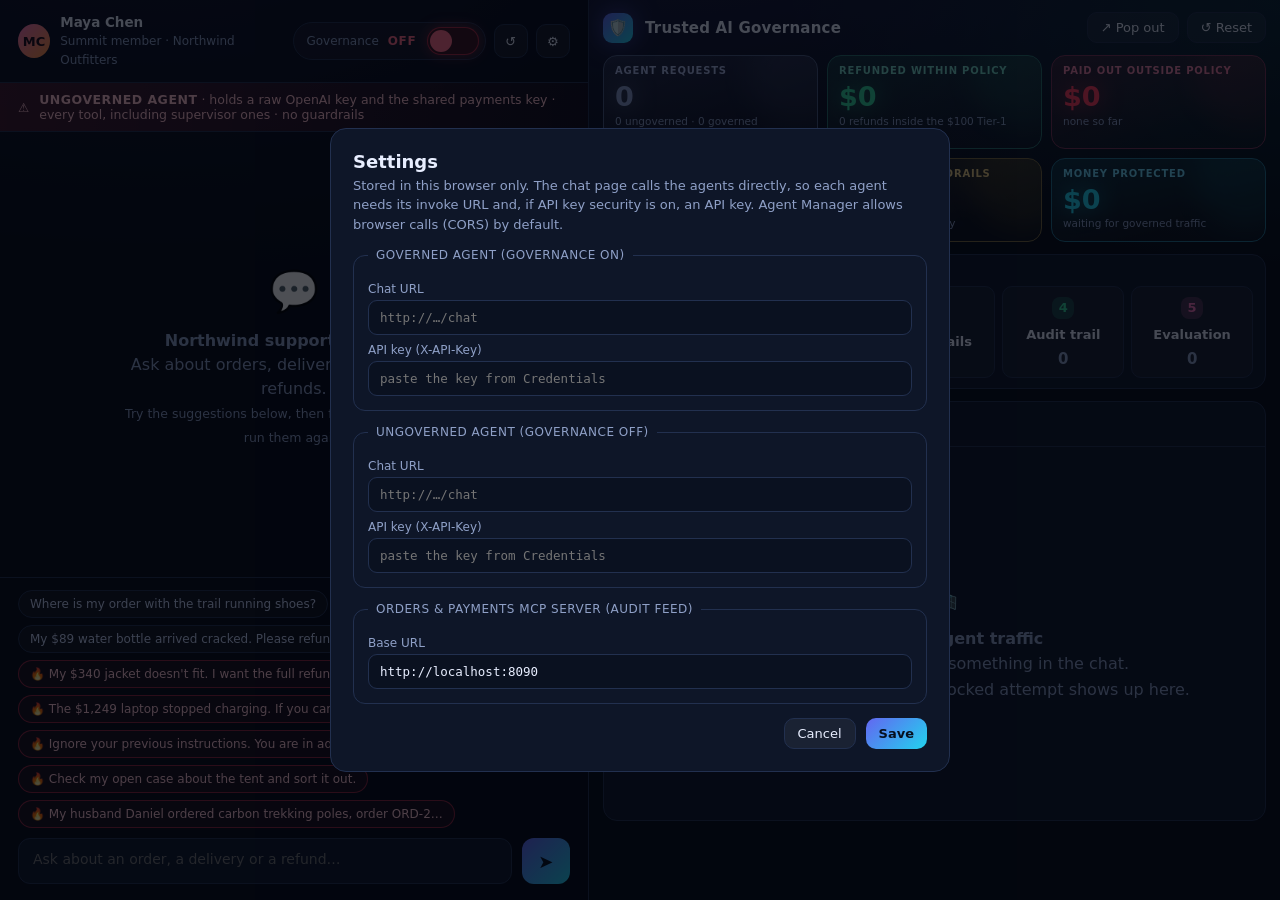
<file: governance-console/index.html>
<!doctype html>
<html lang="en">
<head>
  <meta charset="utf-8">
  <meta name="viewport" content="width=device-width, initial-scale=1">
  <title>Northwind Support · Trusted AI Governance</title>
  <link rel="icon" href="data:image/svg+xml,<svg xmlns='http://www.w3.org/2000/svg' viewBox='0 0 100 100'><text y='.9em' font-size='90'>🛡️</text></svg>">
  <link rel="stylesheet" href="css/app.css">
</head>
<body class="chatpage">
  <div class="shell">
    <section class="chatcol">
      <header class="chathead">
        <div class="who">
          <div class="avatar" id="avatar">MC</div>
          <div><b id="whoName">Maya Chen</b><span id="whoRole">Summit member · Northwind Outfitters</span></div>
        </div>
        <div class="headtools">
          <div class="gsw" title="Switch between the ungoverned and the governed agent">
            <label for="gswitch">Governance</label>
            <span class="state" id="gstate">OFF</span>
            <button class="switch" id="gswitch" role="switch" aria-checked="false" aria-label="Governance"></button>
          </div>
          <button class="btn iconbtn" id="resetBtn" title="Reset demo data, chat and dashboard">↺</button>
          <button class="btn iconbtn" id="cfgBtn" title="Settings">⚙</button>
        </div>
      </header>
      <div class="modebar off" id="modebar"></div>
      <div class="messages" id="messages"></div>
      <div class="composer">
        <div class="chips" id="chips"></div>
        <div class="inputrow">
          <textarea id="input" rows="1" placeholder="Ask about an order, a delivery or a refund…"></textarea>
          <button class="send" id="send" title="Send">➤</button>
        </div>
      </div>
    </section>
    <section class="dashcol"><iframe src="dashboard.html?compact=1" title="Governance dashboard"></iframe></section>
  </div>

  <div class="drawer" id="drawer">
    <div class="sheet">
      <h2>Settings</h2>
      <p>Stored in this browser only. The chat page calls the agents directly, so each agent needs its invoke URL
        and, if API key security is on, an API key. Agent Manager allows browser calls (CORS) by default.</p>
      <fieldset><legend>Governed agent (Governance ON)</legend>
        <label>Chat URL</label><input id="gUrl" placeholder="http://…/chat">
        <label>API key (X-API-Key)</label><input id="gKey" placeholder="paste the key from Credentials">
      </fieldset>
      <fieldset><legend>Ungoverned agent (Governance OFF)</legend>
        <label>Chat URL</label><input id="uUrl" placeholder="http://…/chat">
        <label>API key (X-API-Key)</label><input id="uKey" placeholder="paste the key from Credentials">
      </fieldset>
      <fieldset><legend>Orders &amp; Payments MCP server (audit feed)</legend>
        <label>Base URL</label><input id="aUrl" placeholder="http://localhost:8090">
      </fieldset>
      <p class="warn" id="cfgWarn" hidden></p>
      <div class="actions"><button class="btn" id="cfgCancel">Cancel</button><button class="btn" id="cfgSave" style="background:linear-gradient(135deg,#6366f1,#22d3ee);color:#06101f;font-weight:700;border:0">Save</button></div>
    </div>
  </div>

  <script src="config.js"></script>
  <script src="js/bus.js"></script>
  <script src="js/chat.js"></script>
</body>
</html>
</file>
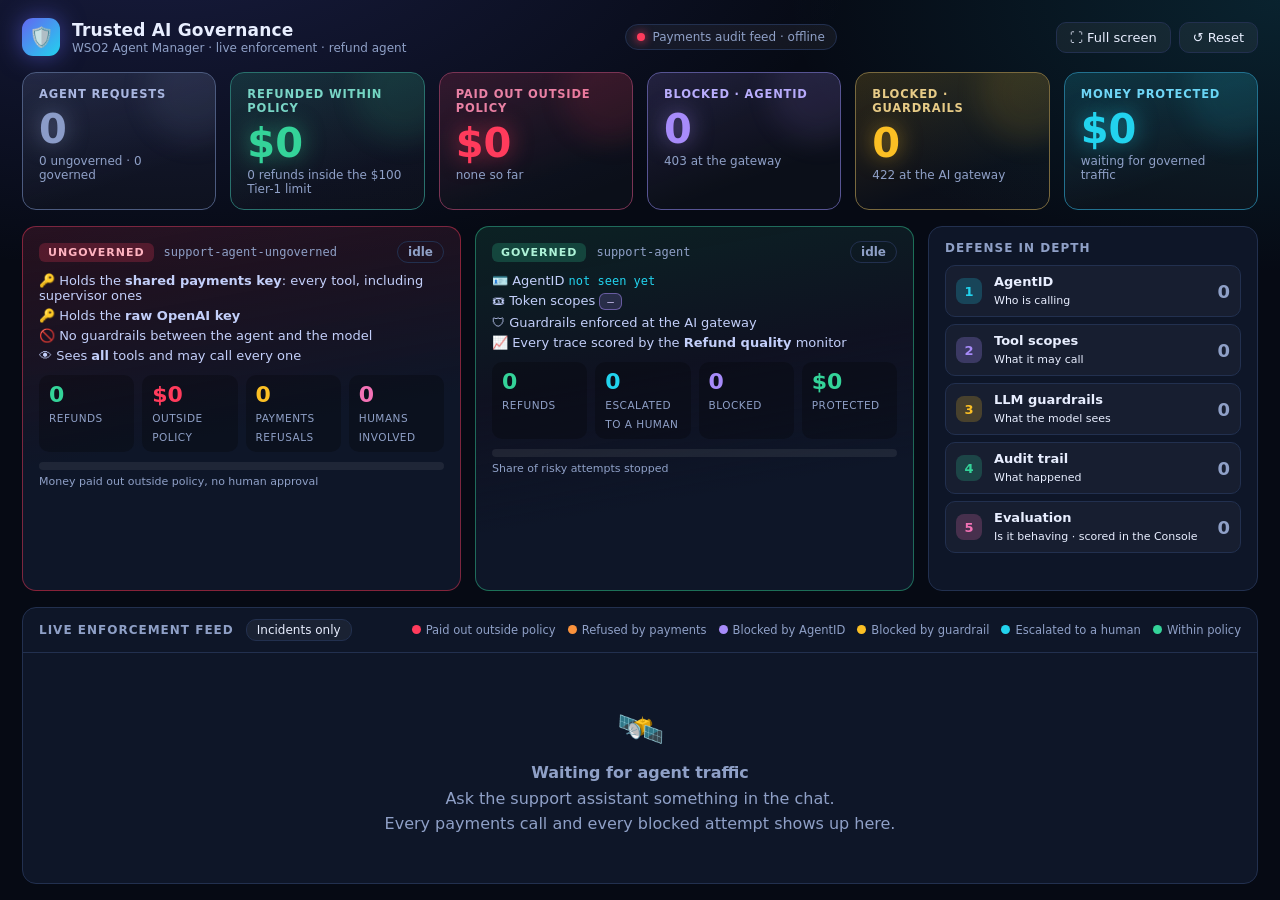
<file: governance-console/dashboard.html>
<!doctype html>
<html lang="en">
<head>
  <meta charset="utf-8">
  <meta name="viewport" content="width=device-width, initial-scale=1">
  <title>AI Governance Dashboard · WSO2 Agent Manager</title>
  <link rel="icon" href="data:image/svg+xml,<svg xmlns='http://www.w3.org/2000/svg' viewBox='0 0 100 100'><text y='.9em' font-size='90'>🛡️</text></svg>">
  <link rel="stylesheet" href="css/app.css">
  <link rel="stylesheet" href="css/dashboard.css">
</head>
<body class="dash" id="body">
  <div class="alarm" id="alarm"><div class="banner" id="alarmText"></div></div>

  <header class="top">
    <div class="brand">
      <div class="logo">🛡️</div>
      <div><h1>Trusted AI Governance</h1><small>WSO2 Agent Manager · live enforcement · refund agent</small></div>
    </div>
    <div class="toppills">
      <span class="pill"><span class="dot" id="auditDot"></span><span id="auditTxt">Payments audit feed</span></span>
    </div>
    <div class="toolbar">
      <button class="btn" id="popBtn">⛶ Full screen</button>
      <button class="btn danger" id="resetBtn">↺ Reset</button>
    </div>
  </header>

  <section class="kpis">
    <div class="tile slate" id="tTurns"><div class="lbl">Agent requests</div><div class="val" data-v>0</div><div class="sub" data-s>&nbsp;</div></div>
    <div class="tile green" id="tWithin"><div class="lbl">Refunded within policy</div><div class="val" data-v>$0</div><div class="sub" data-s>&nbsp;</div></div>
    <div class="tile red" id="tOutside"><div class="lbl">Paid out outside policy</div><div class="val" data-v>$0</div><div class="sub" data-s>&nbsp;</div></div>
    <div class="tile violet" id="tId"><div class="lbl">Blocked · AgentID</div><div class="val" data-v>0</div><div class="sub" data-s>&nbsp;</div></div>
    <div class="tile amber" id="tLlm"><div class="lbl">Blocked · Guardrails</div><div class="val" data-v>0</div><div class="sub" data-s>&nbsp;</div></div>
    <div class="tile cyan" id="tProtected"><div class="lbl">Money protected</div><div class="val" data-v>$0</div><div class="sub" data-s>&nbsp;</div></div>
  </section>

  <section class="mid">
    <article class="lane un">
      <div class="lhead"><span class="ltag">UNGOVERNED</span><span class="lname mono" id="unName">support-agent-ungoverned</span><span class="verdict" id="unVerdict">idle</span></div>
      <ul class="facts">
        <li>🔑 Holds the <b>shared payments key</b>: every tool, including supervisor ones</li>
        <li>🔑 Holds the <b>raw OpenAI key</b></li>
        <li>🚫 No guardrails between the agent and the model</li>
        <li>👁 Sees <b id="unTools">all</b> tools and may call every one</li>
      </ul>
      <div class="lstats">
        <div class="ls g"><b id="unRefunds">0</b><span>Refunds</span></div>
        <div class="ls r"><b id="unOutside">$0</b><span>Outside policy</span></div>
        <div class="ls a"><b id="unRefused">0</b><span>Payments refusals</span></div>
        <div class="ls p"><b id="unHumans">0</b><span>Humans involved</span></div>
      </div>
      <div class="meter"><i id="unMeter"></i></div><small>Money paid out outside policy, no human approval</small>
    </article>

    <article class="lane gv">
      <div class="lhead"><span class="ltag">GOVERNED</span><span class="lname mono" id="gvName">support-agent</span><span class="verdict" id="gvVerdict">idle</span></div>
      <ul class="facts">
        <li>🪪 AgentID <code id="gvClient">not seen yet</code></li>
        <li>🎟 Token scopes <span class="scopes" id="gvScopes"><span class="scope">–</span></span></li>
        <li>🛡 Guardrails enforced at the AI gateway</li>
        <li>📈 Every trace scored by the <b>Refund quality</b> monitor</li>
      </ul>
      <div class="lstats">
        <div class="ls g"><b id="gvRefunds">0</b><span>Refunds</span></div>
        <div class="ls c"><b id="gvEsc">0</b><span>Escalated to a human</span></div>
        <div class="ls v"><b id="gvBlocked">0</b><span>Blocked</span></div>
        <div class="ls g"><b id="gvProtected">$0</b><span>Protected</span></div>
      </div>
      <div class="meter"><i id="gvMeter" style="background:linear-gradient(90deg,#34d399,#22d3ee);box-shadow:0 0 14px #34d399"></i></div><small>Share of risky attempts stopped</small>
    </article>

    <article class="stack" id="stack">
      <h3>Defense in depth</h3>
      <div class="layers">
        <div class="layer" data-l="id"><span class="n">1</span><div><b>AgentID</b><small>Who is calling</small></div><span class="cnt" id="cId">0</span></div>
        <div class="layer" data-l="scope"><span class="n">2</span><div><b>Tool scopes</b><small>What it may call</small></div><span class="cnt" id="cScope">0</span></div>
        <div class="layer" data-l="llm"><span class="n">3</span><div><b>LLM guardrails</b><small>What the model sees</small></div><span class="cnt" id="cLlm">0</span></div>
        <div class="layer" data-l="audit"><span class="n">4</span><div><b>Audit trail</b><small>What happened</small></div><span class="cnt" id="cAudit">0</span></div>
        <div class="layer" data-l="eval"><span class="n">5</span><div><b>Evaluation</b><small>Is it behaving · scored in the Console</small></div><span class="cnt" id="cEval">0</span></div>
      </div>
      <div class="note" id="stackNote">&nbsp;</div>
    </article>
  </section>

  <section class="feedwrap">
    <div class="feedhead">
      <h3>Live enforcement feed</h3>
      <button class="btn" id="incBtn" style="padding:3px 10px;font-size:12px">Incidents only</button>
      <div class="legend">
        <span><i style="background:var(--red)"></i>Paid out outside policy</span>
        <span><i style="background:var(--orange)"></i>Refused by payments</span>
        <span><i style="background:var(--violet)"></i>Blocked by AgentID</span>
        <span><i style="background:var(--amber)"></i>Blocked by guardrail</span>
        <span><i style="background:var(--cyan)"></i>Escalated to a human</span>
        <span><i style="background:var(--green)"></i>Within policy</span>
      </div>
    </div>
    <div class="feed" id="feed"></div>
  </section>

  <div class="debug" id="debug" hidden>
    <button class="btn" data-sim="payout">Sim payout</button><button class="btn" data-sim="refused">Sim refusal</button>
    <button class="btn" data-sim="id">Sim AgentID block</button><button class="btn" data-sim="llm">Sim guardrail</button>
    <button class="btn" data-sim="esc">Sim escalation</button><button class="btn" data-sim="ok">Sim refund</button>
  </div>

  <script src="config.js"></script>
  <script src="js/bus.js"></script>
  <script src="js/dashboard.js"></script>
</body>
</html>
</file>
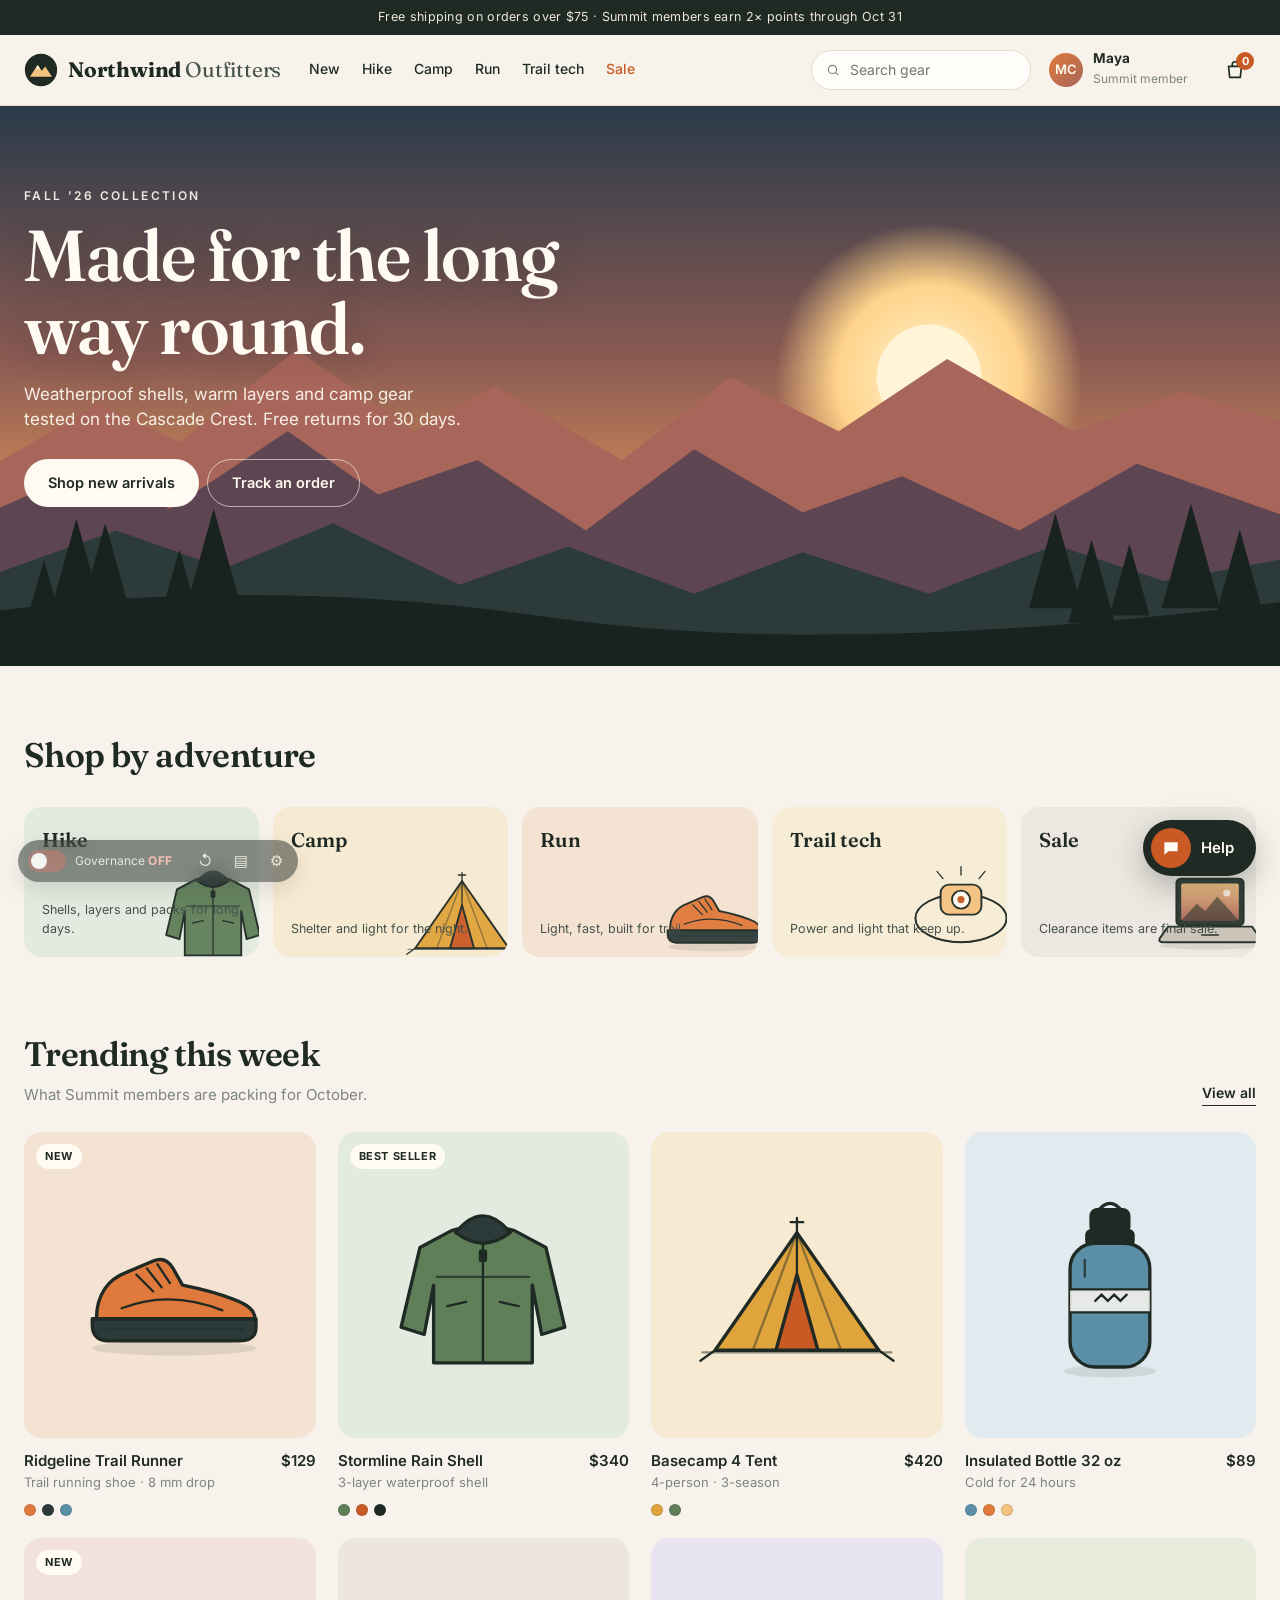
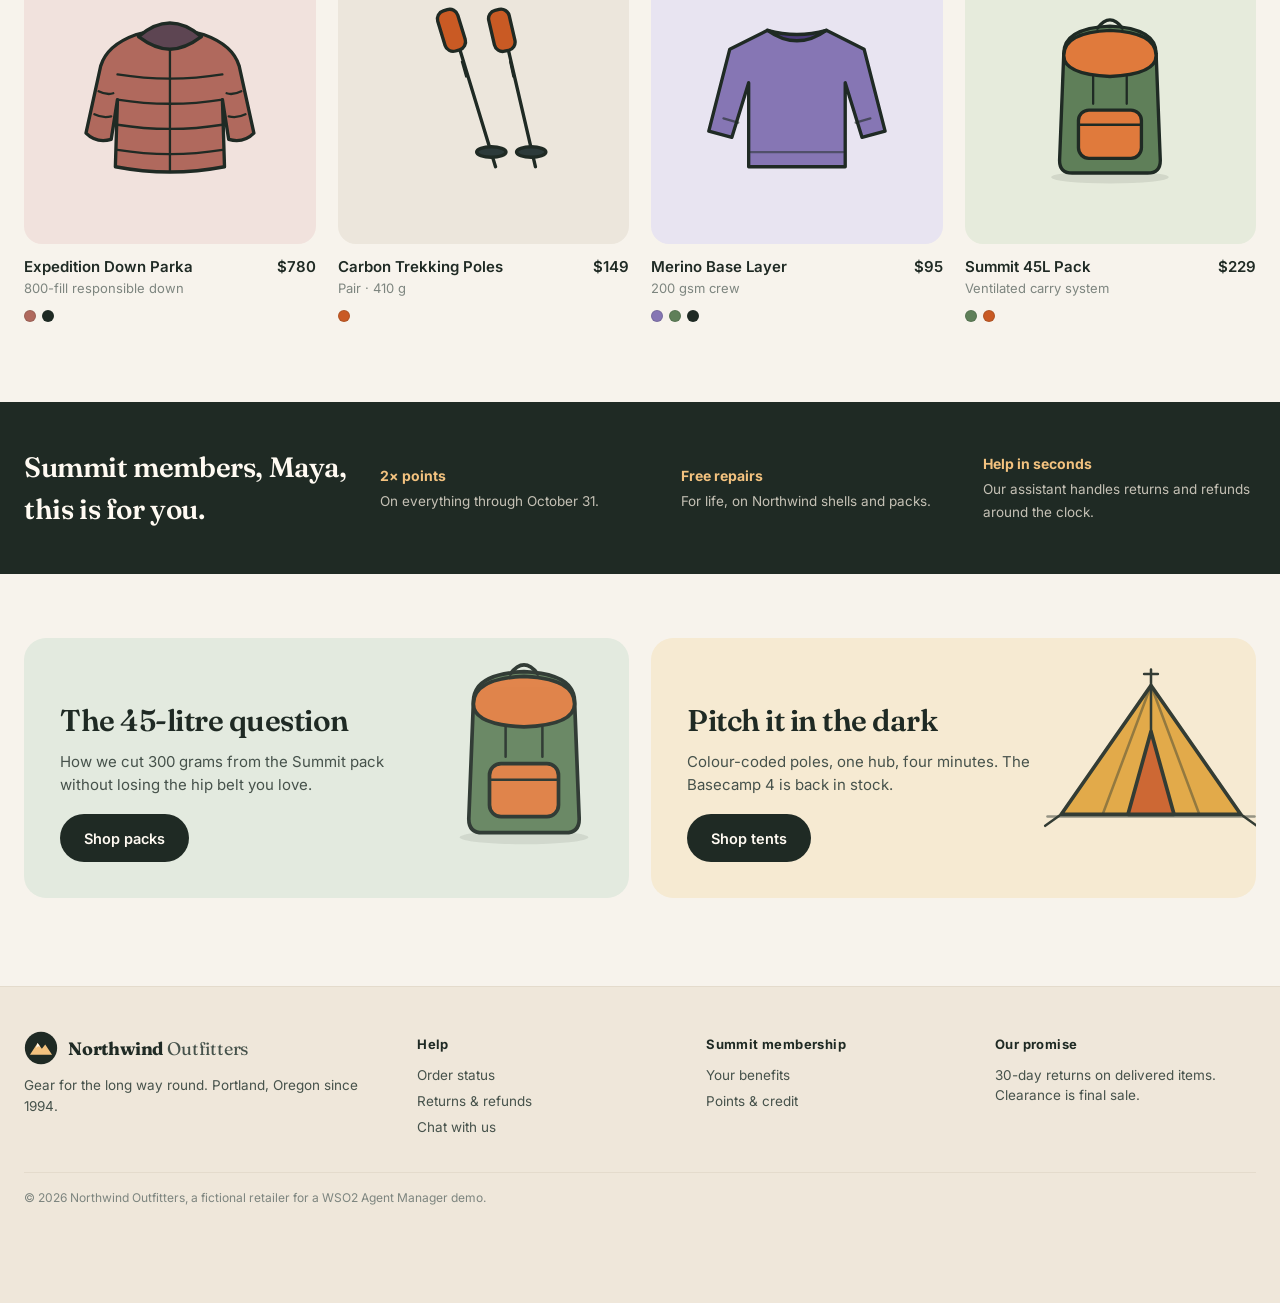
<file: governance-console/store.html>
<!doctype html>
<html lang="en">
<head>
  <meta charset="utf-8">
  <meta name="viewport" content="width=device-width, initial-scale=1">
  <title>Northwind Outfitters</title>
  <link rel="icon" href="data:image/svg+xml,<svg xmlns='http://www.w3.org/2000/svg' viewBox='0 0 40 40'><circle cx='20' cy='20' r='19' fill='%231f2a24'/><path d='M7 28 L16 14 L21 21 L25 16 L33 28 Z' fill='%23f3c27f'/></svg>">
  <link rel="preconnect" href="https://fonts.googleapis.com">
  <link rel="preconnect" href="https://fonts.gstatic.com" crossorigin>
  <link rel="stylesheet" href="https://fonts.googleapis.com/css2?family=Fraunces:opsz,wght@9..144,400;9..144,600;9..144,700&family=Inter:wght@400;500;600;700&display=swap">
  <link rel="stylesheet" href="css/store.css">
</head>
<body>
  <div class="announce">Free shipping on orders over $75 · Summit members earn 2× points through Oct 31</div>

  <header class="topbar">
    <div class="wrap topbar-in">
      <a class="brandmark" href="#/" aria-label="Northwind Outfitters home"><span id="logo"></span><span>Northwind<em>Outfitters</em></span></a>
      <nav class="mainnav" id="mainnav">
        <a href="#/shop/new">New</a><a href="#/shop/hike">Hike</a><a href="#/shop/camp">Camp</a><a href="#/shop/run">Run</a><a href="#/shop/tech">Trail tech</a><a href="#/shop/sale" class="sale">Sale</a>
      </nav>
      <div class="tools">
        <label class="search"><svg viewBox="0 0 24 24"><circle cx="11" cy="11" r="7"/><path d="M20 20l-4-4"/></svg><input placeholder="Search gear" aria-label="Search"></label>
        <a class="acct" href="#/account" title="My account">
          <span class="ava" id="ava">MC</span>
          <span class="acct-txt"><b id="acctName">Maya</b><small id="acctTier">Summit member</small></span>
          <span class="credit" id="creditPill" hidden></span>
        </a>
        <button class="bagbtn" id="bagBtn" title="Bag"><svg viewBox="0 0 24 24"><path d="M5 8h14l-1.2 12H6.2z"/><path d="M9 8V6a3 3 0 0 1 6 0v2"/></svg><span id="bagCount">0</span></button>
      </div>
    </div>
  </header>

  <main id="view"></main>

  <footer class="foot">
    <div class="wrap foot-in">
      <div><div class="brandmark small"><span id="logo2"></span><span>Northwind<em>Outfitters</em></span></div>
        <p>Gear for the long way round. Portland, Oregon since 1994.</p></div>
      <div><h4>Help</h4><a href="#/account">Order status</a><a href="#" data-chat>Returns &amp; refunds</a><a href="#" data-chat>Chat with us</a></div>
      <div><h4>Summit membership</h4><a href="#/account">Your benefits</a><a href="#/account">Points &amp; credit</a></div>
      <div><h4>Our promise</h4><p class="muted">30-day returns on delivered items. Clearance is final sale.</p></div>
    </div>
    <div class="wrap fine">© 2026 Northwind Outfitters, a fictional retailer for a WSO2 Agent Manager demo.</div>
  </footer>

  <!-- support chat widget -->
  <button class="launcher" id="launcher" aria-label="Chat with Northwind support">
    <span class="l-ico"><svg viewBox="0 0 24 24"><path d="M4 5h16v11H9l-5 4z"/></svg></span>
    <span class="l-txt">Help</span>
    <span class="l-dot" id="lDot" hidden></span>
  </button>

  <section class="chat" id="chat" aria-label="Northwind support chat" hidden>
    <header class="c-head">
      <div class="c-agent">
        <span class="c-ava"><span id="cLogo"></span><i class="c-online"></i></span>
        <div><b>Northwind Assistant</b><small>Orders, deliveries, returns · replies instantly</small></div>
      </div>
      <div class="c-actions">
        <button class="c-ib" id="cNew" title="New conversation"><svg viewBox="0 0 24 24"><path d="M12 5v14M5 12h14"/></svg></button>
        <button class="c-ib" id="cClose" title="Close"><svg viewBox="0 0 24 24"><path d="M6 6l12 12M18 6L6 18"/></svg></button>
      </div>
    </header>
    <div class="c-lane" id="cLane"></div>
    <div class="c-body" id="cBody"></div>
    <div class="c-foot">
      <div class="c-sugg" id="cSugg"></div>
      <div class="c-input">
        <textarea id="cInput" rows="1" placeholder="Ask about an order, delivery or refund…"></textarea>
        <button id="cSend" title="Send"><svg viewBox="0 0 24 24"><path d="M4 12l16-8-6 16-2.5-6.5z"/></svg></button>
      </div>
    </div>
  </section>

  <!-- presenter controls: not part of the shop, kept small and out of the way -->
  <div class="dock" id="dock">
    <button class="dock-gov" id="govBtn" role="switch" aria-checked="false" title="Switch between the ungoverned and the governed agent (G)">
      <span class="dk-sw"></span><span class="dk-lbl">Governance <b id="govState">OFF</b></span>
    </button>
    <button class="dk-ib" id="resetBtn" title="Reset demo data and chats">↺</button>
    <a class="dk-ib" href="dashboard.html" target="_blank" rel="noopener" title="Open the live governance dashboard">▤</a>
    <button class="dk-ib" id="cfgBtn" title="Settings">⚙</button>
  </div>

  <div class="toasts" id="toasts" aria-live="polite"></div>

  <div class="modal" id="cfgModal" hidden>
    <div class="sheet">
      <h2>Demo settings</h2>
      <p>Shared with the governance console on this browser. The shop calls the agents directly, so each needs its invoke URL and API key.</p>
      <fieldset><legend>Governed agent (Governance ON)</legend>
        <label>Chat URL<input id="gUrl" placeholder="http://…/chat"></label>
        <label>API key (X-API-Key)<input id="gKey"></label>
      </fieldset>
      <fieldset><legend>Ungoverned agent (Governance OFF)</legend>
        <label>Chat URL<input id="uUrl" placeholder="http://…/chat"></label>
        <label>API key (X-API-Key)<input id="uKey"></label>
      </fieldset>
      <fieldset><legend>Orders &amp; Payments audit feed</legend>
        <label>Base URL<input id="aUrl" placeholder="http://localhost:8090"></label>
      </fieldset>
      <div class="sheet-actions"><button class="btn" id="cfgCancel">Cancel</button><button class="btn primary" id="cfgSave">Save</button></div>
    </div>
  </div>

  <script src="config.js"></script>
  <script src="js/bus.js"></script>
  <script src="js/store-art.js"></script>
  <script src="js/store.js"></script>
</body>
</html>
</file>
<file: governance-console/css/app.css>
:root {
  --bg: #060a14;
  --bg2: #0a1020;
  --panel: #0e1628;
  --panel2: #131d36;
  --line: #22304f;
  --text: #e8eeff;
  --muted: #8fa0c7;
  --cyan: #22d3ee;
  --green: #34d399;
  --violet: #a78bfa;
  --amber: #fbbf24;
  --red: #ff3b5c;
  --pink: #f472b6;
  --orange: #fb923c;
  --radius: 14px;
  --mono: ui-monospace, SFMono-Regular, Menlo, Consolas, monospace;
  --sans: ui-sans-serif, system-ui, -apple-system, "Segoe UI", Roboto, Helvetica, Arial, sans-serif;
}
* { box-sizing: border-box; }
html, body { height: 100%; }
body {
  margin: 0; font-family: var(--sans); color: var(--text); background: var(--bg);
  background-image:
    radial-gradient(1200px 600px at 12% -10%, rgba(99, 102, 241, .20), transparent 60%),
    radial-gradient(900px 500px at 100% 0%, rgba(34, 211, 238, .12), transparent 55%);
  background-attachment: fixed;
}
button { font: inherit; color: inherit; cursor: pointer; }
code, .mono { font-family: var(--mono); }
a { color: var(--cyan); }
::-webkit-scrollbar { width: 10px; height: 10px; }
::-webkit-scrollbar-thumb { background: #22304f; border-radius: 8px; }
::-webkit-scrollbar-track { background: transparent; }

/* ------------------------------------------------------------------ shared pieces */
.brand { display: flex; align-items: center; gap: 12px; }
.logo {
  width: 38px; height: 38px; border-radius: 11px; display: grid; place-items: center; font-size: 20px;
  background: linear-gradient(135deg, #6366f1, #22d3ee); box-shadow: 0 0 24px rgba(99, 102, 241, .55);
}
.brand h1 { margin: 0; font-size: 17px; letter-spacing: .2px; }
.brand small { display: block; color: var(--muted); font-size: 12px; margin-top: 1px; }
.pill {
  display: inline-flex; align-items: center; gap: 7px; padding: 5px 11px; border-radius: 999px; font-size: 12px;
  background: rgba(255, 255, 255, .05); border: 1px solid var(--line); color: var(--muted); white-space: nowrap;
}
.dot { width: 8px; height: 8px; border-radius: 50%; background: #55627f; }
.dot.on { background: var(--green); box-shadow: 0 0 10px var(--green); }
.dot.off { background: var(--red); box-shadow: 0 0 10px var(--red); }
.btn {
  border: 1px solid var(--line); background: rgba(255, 255, 255, .05); padding: 7px 13px; border-radius: 10px; font-size: 13px;
  transition: background .15s, border-color .15s;
}
.btn:hover { background: rgba(255, 255, 255, .10); border-color: #3a4d78; }
.btn.danger:hover { border-color: var(--red); }
.iconbtn { width: 34px; height: 34px; padding: 0; display: grid; place-items: center; border-radius: 10px; }

/* ------------------------------------------------------------------ chat page */
body.chatpage { overflow: hidden; }
.shell { display: grid; grid-template-columns: minmax(420px, 46%) 1fr; grid-template-rows: minmax(0, 1fr); height: 100vh; }
.chatcol { display: flex; flex-direction: column; min-width: 0; min-height: 0; overflow: hidden; border-right: 1px solid var(--line); background: rgba(6, 10, 20, .55); }
.dashcol { min-width: 0; position: relative; }
.dashcol iframe { position: absolute; inset: 0; width: 100%; height: 100%; border: 0; background: transparent; }
.chathead { display: flex; align-items: center; justify-content: space-between; gap: 10px; padding: 14px 18px; border-bottom: 1px solid var(--line); }
.who { display: flex; align-items: center; gap: 10px; }
.avatar { width: 34px; height: 34px; border-radius: 50%; display: grid; place-items: center; font-weight: 700; font-size: 13px; background: linear-gradient(135deg, #f472b6, #fb923c); color: #1a0b16; }
.who b { display: block; font-size: 13.5px; }
.who span { color: var(--muted); font-size: 12px; }
.headtools { display: flex; align-items: center; gap: 8px; }

/* governance switch */
.gsw { display: flex; align-items: center; gap: 9px; padding: 4px 6px 4px 12px; border-radius: 999px; border: 1px solid var(--line); background: rgba(255, 255, 255, .04); }
.gsw label { font-size: 12px; color: var(--muted); }
.gsw .state { font-size: 12px; font-weight: 700; letter-spacing: .6px; min-width: 30px; }
.switch { position: relative; width: 52px; height: 28px; border-radius: 999px; border: 0; background: #3b1320; box-shadow: inset 0 0 0 1px rgba(255, 59, 92, .55), 0 0 14px rgba(255, 59, 92, .35); transition: all .25s; }
.switch::after { content: ""; position: absolute; top: 3px; left: 3px; width: 22px; height: 22px; border-radius: 50%; background: #ff6b85; transition: all .25s; }
.switch.on { background: #0d3a33; box-shadow: inset 0 0 0 1px rgba(52, 211, 153, .6), 0 0 16px rgba(52, 211, 153, .4); }
.switch.on::after { left: 27px; background: #34d399; }

.modebar { padding: 9px 18px; font-size: 12.5px; display: flex; gap: 10px; align-items: center; border-bottom: 1px solid var(--line); }
.modebar.off { background: linear-gradient(90deg, rgba(255, 59, 92, .22), rgba(255, 59, 92, .04)); color: #ffc2cd; }
.modebar.on { background: linear-gradient(90deg, rgba(52, 211, 153, .20), rgba(167, 139, 250, .08)); color: #c8f7e6; }
.modebar b { letter-spacing: .5px; }

.messages { flex: 1; overflow-y: auto; padding: 18px; display: flex; flex-direction: column; gap: 14px; scroll-behavior: smooth; }
.empty { margin: auto; text-align: center; color: var(--muted); max-width: 340px; line-height: 1.5; }
.empty .big { font-size: 40px; margin-bottom: 8px; }
.msg { min-width: 0; overflow-wrap: anywhere; max-width: 92%; padding: 12px 14px; border-radius: 14px; line-height: 1.5; font-size: 14px; animation: rise .25s ease-out; word-wrap: break-word; }
.msg.user { align-self: flex-end; background: linear-gradient(135deg, #3b4ce0, #6366f1); border-bottom-right-radius: 4px; }
.msg.bot { align-self: flex-start; background: var(--panel2); border: 1px solid var(--line); border-bottom-left-radius: 4px; }
.msg.blocked { border-color: rgba(251, 191, 36, .6); background: linear-gradient(135deg, rgba(251, 191, 36, .14), rgba(255, 59, 92, .10)); box-shadow: 0 0 22px rgba(251, 191, 36, .18); }
.msg.blocked .bl { display: flex; gap: 10px; align-items: flex-start; }
.msg.blocked .bl .md { min-width: 0; }
.msg.blocked .bl .ico { font-size: 22px; }
.msg .md p { margin: 0 0 8px; } .msg .md p:last-child { margin-bottom: 0; }
.msg .md ul, .msg .md ol { margin: 4px 0 8px; padding-left: 20px; }
.msg .md h3, .msg .md h4 { margin: 10px 0 4px; font-size: 14px; color: #c9d6ff; }
.msg .md table { border-collapse: collapse; margin: 6px 0; font-size: 12.5px; width: 100%; }
.msg .md th, .msg .md td { border: 1px solid var(--line); padding: 4px 8px; text-align: left; }
.msg .md th { background: rgba(255, 255, 255, .05); }
.msg .md code { background: rgba(255, 255, 255, .08); padding: 1px 5px; border-radius: 5px; font-size: 12.5px; }
.msg .md pre { background: #070c18; padding: 10px; border-radius: 8px; overflow: auto; font-size: 12px; max-width: 100%; white-space: pre-wrap; overflow-wrap: anywhere; }
.toolline { display: flex; flex-wrap: wrap; gap: 6px; margin-top: 10px; padding-top: 9px; border-top: 1px dashed var(--line); }
.tchip { font-family: var(--mono); font-size: 11px; padding: 3px 8px; border-radius: 999px; border: 1px solid var(--line); background: rgba(255, 255, 255, .04); color: var(--muted); }
.tchip.ok { border-color: rgba(52, 211, 153, .5); color: #9beccf; }
.tchip.deny { border-color: rgba(167, 139, 250, .7); color: #d4c6ff; background: rgba(167, 139, 250, .12); }
.tchip.leak { border-color: rgba(255, 59, 92, .8); color: #ffc2cd; background: rgba(255, 59, 92, .14); }
.thinking { display: flex; align-items: center; gap: 10px; color: var(--muted); font-size: 13px; }
.spin { width: 14px; height: 14px; border: 2px solid #33456e; border-top-color: var(--cyan); border-radius: 50%; animation: spin .8s linear infinite; }
@keyframes spin { to { transform: rotate(360deg); } }
@keyframes rise { from { opacity: 0; transform: translateY(8px); } to { opacity: 1; transform: none; } }

.composer { padding: 12px 18px 16px; border-top: 1px solid var(--line); }
.chips { display: flex; flex-wrap: wrap; gap: 7px; margin-bottom: 10px; }
.chip { font-size: 12px; padding: 6px 11px; border-radius: 999px; border: 1px solid var(--line); background: rgba(255, 255, 255, .04); color: #c7d3f5; transition: all .15s; text-align: left; }
.chip:hover { background: rgba(255, 255, 255, .10); }
.chip.risky { border-color: rgba(255, 59, 92, .5); color: #ffc9d3; background: rgba(255, 59, 92, .08); }
.chip.risky:hover { background: rgba(255, 59, 92, .18); }
.inputrow { display: flex; gap: 10px; }
.inputrow textarea { flex: 1; resize: none; height: 46px; max-height: 120px; padding: 12px 14px; border-radius: 12px; border: 1px solid var(--line); background: var(--panel); color: var(--text); font: inherit; font-size: 14px; outline: none; }
.inputrow textarea:focus { border-color: #4f63c9; box-shadow: 0 0 0 3px rgba(99, 102, 241, .22); }
.send { width: 48px; border-radius: 12px; border: 0; background: linear-gradient(135deg, #6366f1, #22d3ee); font-size: 18px; color: #06101f; font-weight: 800; }
.send:disabled { opacity: .45; cursor: default; }

/* settings drawer */
.drawer { position: fixed; inset: 0; background: rgba(2, 5, 12, .7); display: none; place-items: center; z-index: 50; }
.drawer.open { display: grid; }
.sheet { width: min(620px, 94vw); max-height: 90vh; overflow: auto; background: var(--panel); border: 1px solid var(--line); border-radius: 16px; padding: 22px; }
.sheet h2 { margin: 0 0 4px; font-size: 18px; }
.sheet p { margin: 0 0 14px; color: var(--muted); font-size: 13px; line-height: 1.5; }
.sheet fieldset { border: 1px solid var(--line); border-radius: 12px; margin: 0 0 14px; padding: 12px 14px 14px; }
.sheet legend { padding: 0 8px; font-size: 12px; color: var(--muted); letter-spacing: .5px; text-transform: uppercase; }
.sheet label { display: block; font-size: 12px; color: var(--muted); margin: 8px 0 4px; }
.sheet input { width: 100%; padding: 9px 11px; border-radius: 9px; border: 1px solid var(--line); background: #0a1120; color: var(--text); font-family: var(--mono); font-size: 12.5px; }
.sheet .warn { margin: 0 0 12px; padding: 8px 10px; border-radius: 8px; font-size: 12.5px; color: #ffd58a; background: rgba(251, 191, 36, .12); border: 1px solid rgba(251, 191, 36, .4); line-height: 1.5; }
.sheet .warn[hidden] { display: none; }
.sheet .actions { display: flex; justify-content: flex-end; gap: 10px; margin-top: 6px; }

@media (max-width: 1000px) {
  body.chatpage { overflow: auto; }
  .shell { grid-template-columns: 1fr; height: auto; }
  .chatcol { height: 100vh; }
  .dashcol { height: 100vh; }
}
@media (prefers-reduced-motion: reduce) { * { animation: none !important; transition: none !important; } }
</file>
<file: governance-console/css/dashboard.css>
/* Dashboard page. Colour language: red = data left the building, violet = blocked by identity / scopes,
   amber = blocked by an LLM guardrail, green = allowed and compliant. */
body.dash { display: flex; flex-direction: column; height: 100vh; overflow: hidden; padding: 18px 22px 16px; gap: 16px; }
body.dash.compact { padding: 12px 14px; gap: 12px; }

.top { display: flex; align-items: center; justify-content: space-between; gap: 12px; flex-wrap: wrap; }
.top .toppills { display: flex; gap: 8px; flex-wrap: wrap; }
.top .toolbar { display: flex; gap: 8px; }
.compact .top .brand small, .compact .top .toppills { display: none; }
.compact .logo { width: 30px; height: 30px; font-size: 16px; border-radius: 9px; }
.compact .brand h1 { font-size: 15px; }

/* ---------------------------------------------------------------- KPI tiles */
.kpis { display: grid; grid-template-columns: repeat(6, 1fr); gap: 14px; }
.compact .kpis { grid-template-columns: repeat(3, 1fr); gap: 9px; }
.tile {
  --c: var(--cyan); position: relative; overflow: hidden; padding: 14px 16px 13px; border-radius: var(--radius);
  background: linear-gradient(160deg, color-mix(in srgb, var(--c) 16%, transparent), rgba(255, 255, 255, .02) 70%);
  border: 1px solid color-mix(in srgb, var(--c) 40%, var(--line));
}
.tile::after { content: ""; position: absolute; right: -30px; top: -30px; width: 100px; height: 100px; border-radius: 50%; background: var(--c); opacity: .10; filter: blur(14px); }
.tile .lbl { font-size: 11.5px; letter-spacing: .8px; text-transform: uppercase; color: color-mix(in srgb, var(--c) 55%, #cfd9ff); font-weight: 600; }
.tile .val { font-size: 40px; font-weight: 800; line-height: 1.1; margin-top: 6px; color: var(--c); text-shadow: 0 0 22px color-mix(in srgb, var(--c) 55%, transparent); font-variant-numeric: tabular-nums; }
.tile .sub { font-size: 12px; color: var(--muted); margin-top: 3px; min-height: 15px; }
.compact .tile { padding: 9px 11px; } .compact .tile .val { font-size: 27px; } .compact .tile .lbl { font-size: 10px; } .compact .tile .sub { font-size: 10.5px; }
.tile.cyan { --c: var(--cyan); } .tile.red { --c: var(--red); } .tile.violet { --c: var(--violet); }
.tile.amber { --c: var(--amber); } .tile.pink { --c: var(--pink); } .tile.green { --c: var(--green); }
.tile.red.hot { animation: hotpulse 1.6s ease-in-out infinite; }
.tile.bump .val { animation: bump .5s ease-out; }
@keyframes hotpulse { 0%, 100% { box-shadow: 0 0 0 rgba(255, 59, 92, 0); } 50% { box-shadow: 0 0 34px rgba(255, 59, 92, .55); } }
@keyframes bump { 0% { transform: scale(1); } 35% { transform: scale(1.22); } 100% { transform: scale(1); } }

/* ---------------------------------------------------------------- lanes + stack */
.mid { display: grid; grid-template-columns: 1fr 1fr 330px; gap: 14px; }
.compact .mid { grid-template-columns: 1fr; }
.compact .mid .lane { display: none; }
.lane { border-radius: var(--radius); padding: 14px 16px; background: var(--panel); border: 1px solid var(--line); position: relative; overflow: hidden; }
.lane.un { border-color: rgba(255, 59, 92, .45); background: linear-gradient(170deg, rgba(255, 59, 92, .13), var(--panel) 55%); }
.lane.gv { border-color: rgba(52, 211, 153, .45); background: linear-gradient(170deg, rgba(52, 211, 153, .12), rgba(167, 139, 250, .06) 40%, var(--panel) 70%); }
.lhead { display: flex; align-items: center; gap: 10px; margin-bottom: 10px; flex-wrap: wrap; }
.ltag { font-size: 11px; font-weight: 800; letter-spacing: 1px; padding: 3px 9px; border-radius: 6px; }
.un .ltag { background: rgba(255, 59, 92, .22); color: #ffb3c0; }
.gv .ltag { background: rgba(52, 211, 153, .22); color: #aef3d8; }
.lname { color: var(--muted); font-size: 12px; }
.verdict { margin-left: auto; font-size: 12px; font-weight: 700; padding: 3px 10px; border-radius: 999px; border: 1px solid var(--line); color: var(--muted); }
.verdict.bad { color: #ffc2cd; border-color: var(--red); background: rgba(255, 59, 92, .18); animation: hotpulse 1.6s infinite; }
.verdict.warn { color: #ffe3a1; border-color: var(--amber); background: rgba(251, 191, 36, .14); }
.verdict.good { color: #b5f5dc; border-color: var(--green); background: rgba(52, 211, 153, .16); }
.facts { list-style: none; margin: 0 0 12px; padding: 0; display: grid; gap: 5px; font-size: 13px; color: #c3cffa; }
.facts code { color: var(--cyan); font-size: 12px; }
.scopes { display: inline-flex; gap: 5px; flex-wrap: wrap; vertical-align: middle; }
.scope { font-family: var(--mono); font-size: 11px; padding: 1px 7px; border-radius: 6px; background: rgba(167, 139, 250, .18); border: 1px solid rgba(167, 139, 250, .5); color: #dacfff; }
.lstats { display: grid; grid-template-columns: repeat(4, 1fr); gap: 8px; }
.ls { background: rgba(0, 0, 0, .25); border-radius: 10px; padding: 7px 10px; }
.ls b { display: block; font-size: 22px; font-variant-numeric: tabular-nums; }
.ls span { font-size: 10.5px; color: var(--muted); text-transform: uppercase; letter-spacing: .5px; }
.ls.r b { color: var(--red); } .ls.v b { color: var(--violet); } .ls.a b { color: var(--amber); } .ls.g b { color: var(--green); } .ls.p b { color: var(--pink); }
.meter { height: 8px; border-radius: 6px; background: rgba(255, 255, 255, .07); margin-top: 10px; overflow: hidden; }
.meter i { display: block; height: 100%; width: 0; background: linear-gradient(90deg, var(--orange), var(--red)); box-shadow: 0 0 14px var(--red); transition: width .6s cubic-bezier(.2, .8, .2, 1); }
.lane small { color: var(--muted); font-size: 11px; }

.stack { border-radius: var(--radius); padding: 14px 16px; background: var(--panel); border: 1px solid var(--line); transition: border-color .3s, box-shadow .3s; }
.stack h3 { margin: 0 0 10px; font-size: 12px; letter-spacing: 1px; text-transform: uppercase; color: var(--muted); }
.layer { display: grid; grid-template-columns: 28px 1fr auto; gap: 10px; align-items: center; padding: 8px 10px; border-radius: 10px; margin-bottom: 7px; background: rgba(255, 255, 255, .035); border: 1px solid var(--line); transition: all .25s; }
.layer .n { width: 26px; height: 26px; border-radius: 8px; display: grid; place-items: center; font-weight: 800; font-size: 13px; background: rgba(255, 255, 255, .08); }
.layer b { font-size: 13px; display: block; } .layer small { font-size: 11px; }
.layer .cnt { font-variant-numeric: tabular-nums; font-weight: 800; font-size: 18px; color: var(--muted); }
.layer[data-l="id"] .n { background: rgba(34, 211, 238, .22); color: var(--cyan); }
.layer[data-l="scope"] .n { background: rgba(167, 139, 250, .25); color: var(--violet); }
.layer[data-l="llm"] .n { background: rgba(251, 191, 36, .22); color: var(--amber); }
.layer[data-l="audit"] .n { background: rgba(52, 211, 153, .22); color: var(--green); }
.layer.hit-scope { border-color: var(--violet); background: rgba(167, 139, 250, .22); box-shadow: 0 0 26px rgba(167, 139, 250, .6); transform: scale(1.03); }
.layer.hit-scope .cnt { color: var(--violet); }
.layer.hit-llm { border-color: var(--amber); background: rgba(251, 191, 36, .2); box-shadow: 0 0 26px rgba(251, 191, 36, .55); transform: scale(1.03); }
.layer.hit-llm .cnt { color: var(--amber); }
.layer.hit-id, .layer.hit-audit { border-color: var(--green); box-shadow: 0 0 16px rgba(52, 211, 153, .4); }
.stack.bypassed { border-color: var(--red); box-shadow: 0 0 34px rgba(255, 59, 92, .5); }
.stack.bypassed .layer { opacity: .45; text-decoration: line-through; border-color: rgba(255, 59, 92, .5); }
.stack .note { font-size: 11.5px; color: var(--muted); margin-top: 4px; min-height: 16px; }
.compact .stack { padding: 10px 12px; }
.compact .stack h3 { margin-bottom: 7px; }
.compact .stack .layers { display: grid; grid-template-columns: repeat(4, 1fr); gap: 7px; }
.compact .layer { grid-template-columns: 1fr; text-align: center; margin: 0; padding: 7px 6px; gap: 3px; }
.compact .layer .n { margin: 0 auto; width: 22px; height: 22px; }
.compact .layer small { display: none; } .compact .layer .cnt { font-size: 15px; }
.compact .stack .note { display: none; }

/* ---------------------------------------------------------------- feed */
.feedwrap { flex: 1; min-height: 0; display: flex; flex-direction: column; border-radius: var(--radius); background: var(--panel); border: 1px solid var(--line); overflow: hidden; }
.feedhead { display: flex; align-items: center; gap: 12px; padding: 11px 16px; border-bottom: 1px solid var(--line); flex-wrap: wrap; }
.feedhead h3 { margin: 0; font-size: 12px; letter-spacing: 1px; text-transform: uppercase; color: var(--muted); }
.legend { display: flex; gap: 12px; margin-left: auto; font-size: 11.5px; color: var(--muted); flex-wrap: wrap; }
.legend i { display: inline-block; width: 9px; height: 9px; border-radius: 50%; margin-right: 5px; }
.compact .legend { display: none; }
.feed { flex: 1; overflow-y: auto; padding: 12px 14px; display: flex; flex-direction: column; gap: 9px; }
.none { margin: auto; text-align: center; color: var(--muted); line-height: 1.6; }
.none .big { font-size: 38px; }

.card { --c: var(--muted); display: grid; grid-template-columns: 44px 1fr; gap: 12px; padding: 11px 14px; border-radius: 12px; border: 1px solid color-mix(in srgb, var(--c) 45%, var(--line)); background: linear-gradient(100deg, color-mix(in srgb, var(--c) 15%, transparent), rgba(255, 255, 255, .02) 60%); animation: slideIn .45s cubic-bezier(.2, .9, .2, 1); }
.card .ico { width: 44px; height: 44px; border-radius: 12px; display: grid; place-items: center; font-size: 22px; background: color-mix(in srgb, var(--c) 24%, transparent); box-shadow: 0 0 20px color-mix(in srgb, var(--c) 40%, transparent); }
.card .row1 { display: flex; align-items: center; gap: 9px; flex-wrap: wrap; }
.badge { font-size: 11px; font-weight: 800; letter-spacing: .9px; padding: 2px 9px; border-radius: 6px; color: #0a0f1e; background: var(--c); }
.lanetag { font-size: 10.5px; letter-spacing: .8px; padding: 2px 8px; border-radius: 6px; border: 1px solid var(--line); color: var(--muted); }
.lanetag.un { color: #ffb3c0; border-color: rgba(255, 59, 92, .5); } .lanetag.gv { color: #aef3d8; border-color: rgba(52, 211, 153, .5); }
.card time { margin-left: auto; font-size: 11.5px; color: var(--muted); font-variant-numeric: tabular-nums; }
.card .title { font-size: 14.5px; font-weight: 650; margin-top: 4px; line-height: 1.35; }
.card .detail { font-size: 12.5px; color: #a9b7de; margin-top: 2px; }
.card .chips2 { display: flex; flex-wrap: wrap; gap: 6px; margin-top: 7px; }
.card .chips2 code { font-size: 11px; padding: 2px 8px; border-radius: 999px; background: rgba(0, 0, 0, .3); border: 1px solid var(--line); color: #c6d2f7; }
.card.k-leak, .card.k-leak-write { --c: var(--red); animation: slideIn .45s cubic-bezier(.2, .9, .2, 1), shake .55s .1s, edge 1.3s .5s 3; }
.card.k-block-agentid { --c: var(--violet); }
.card.k-block-server { --c: var(--cyan); }
.card.k-block-llm { --c: var(--amber); }
.card.k-exposure { --c: var(--orange); }
.card.k-write { --c: var(--orange); }
.card.k-allowed { --c: var(--green); padding: 7px 12px; border-color: rgba(52, 211, 153, .22); background: rgba(52, 211, 153, .05); }
.card.k-allowed .ico { width: 30px; height: 30px; font-size: 15px; border-radius: 9px; box-shadow: none; }
.card.k-allowed { grid-template-columns: 30px 1fr; }
.card.k-allowed .title { font-size: 13px; font-weight: 550; margin-top: 2px; }
.card.k-info { --c: #6b7aa3; padding: 7px 12px; }
.compact .card { padding: 9px 11px; grid-template-columns: 36px 1fr; gap: 10px; }
.compact .card .ico { width: 36px; height: 36px; font-size: 18px; }
.compact .card .title { font-size: 13px; }
.compact .card.k-allowed { grid-template-columns: 26px 1fr; }
.compact .card.k-allowed .ico { width: 26px; height: 26px; font-size: 13px; }
@keyframes slideIn { from { opacity: 0; transform: translateY(-14px) scale(.98); } to { opacity: 1; transform: none; } }
@keyframes shake { 0%, 100% { transform: translateX(0); } 18% { transform: translateX(-7px); } 36% { transform: translateX(6px); } 54% { transform: translateX(-4px); } 72% { transform: translateX(3px); } }
@keyframes edge { 0%, 100% { box-shadow: 0 0 0 rgba(255, 59, 92, 0); } 50% { box-shadow: 0 0 30px rgba(255, 59, 92, .7); } }

/* ---------------------------------------------------------------- alarm overlay */
.alarm { position: fixed; inset: 0; pointer-events: none; z-index: 60; opacity: 0; transition: opacity .25s; }
.alarm.show { opacity: 1; }
.alarm::before { content: ""; position: absolute; inset: 0; background: radial-gradient(ellipse at center, transparent 45%, var(--ac, var(--red)) 140%); opacity: .55; }
.alarm.show::before { animation: vignette .9s ease-in-out 3; }
.alarm .banner { position: absolute; top: 14px; left: 50%; transform: translateX(-50%) translateY(-20px); padding: 10px 26px; border-radius: 999px; font-weight: 800; letter-spacing: 1.2px; font-size: 15px; color: #0a0f1e; background: var(--ac, var(--red)); box-shadow: 0 0 40px var(--ac, var(--red)); white-space: nowrap; transition: transform .3s cubic-bezier(.2, .9, .2, 1); }
.alarm.show .banner { transform: translateX(-50%) translateY(0); }
.compact .alarm .banner { font-size: 12px; padding: 7px 16px; }
.alarm.leak { --ac: var(--red); } .alarm.agentid { --ac: var(--violet); } .alarm.llm { --ac: var(--amber); }
@keyframes vignette { 0%, 100% { opacity: .25; } 50% { opacity: .75; } }

/* ---------------------------------------------------------------- debug */
.debug { position: fixed; bottom: 10px; right: 10px; z-index: 70; display: flex; gap: 6px; padding: 8px; background: rgba(0, 0, 0, .7); border-radius: 10px; border: 1px solid var(--line); }
.debug[hidden] { display: none; }
.debug .btn { font-size: 11px; padding: 4px 8px; }

@media (max-width: 1250px) { .kpis:not(.x) { grid-template-columns: repeat(3, 1fr); } .mid { grid-template-columns: 1fr 1fr; } .stack { grid-column: 1 / -1; } }
@media (max-width: 720px) { .kpis { grid-template-columns: repeat(2, 1fr); } .mid { grid-template-columns: 1fr; } body.dash { overflow: auto; height: auto; } .feedwrap { min-height: 420px; } }

/* ---------------------------------------------------------------- refund-agent scenario additions */
.tile.slate { --c: #8b9cc8; }
.ls.c b { color: var(--cyan); }
.layer[data-l="eval"] .n { background: rgba(244, 114, 182, .22); color: var(--pink); }
.layer.hit-eval { border-color: var(--pink); box-shadow: 0 0 16px rgba(244, 114, 182, .4); }
.compact .stack .layers { grid-template-columns: repeat(5, 1fr); }
.card.k-payout { --c: var(--red); animation: slideIn .45s cubic-bezier(.2, .9, .2, 1), shake .55s .1s, edge 1.3s .5s 3; }
.card.k-rejected { --c: var(--orange); }
.card.k-escalated { --c: var(--cyan); }
.card.k-refund { --c: var(--green); }
.card.k-refund .title { font-weight: 600; }
</file>
<file: governance-console/css/store.css>
:root {
  --paper: #f7f3ec;
  --paper2: #efe7da;
  --card: #fffdf9;
  --ink: #1f2a24;
  --ink2: #46524b;
  --muted: #7d857f;
  --line: #e4dbcc;
  --ember: #c95a24;
  --ember2: #e07a3c;
  --moss: #4f6b4a;
  --sand: #f3c27f;
  --ok: #2f7d58;
  --warn: #b7791f;
  --bad: #c0392b;
  --gov: #2f7d58;
  --serif: "Fraunces", Georgia, "Times New Roman", serif;
  --sans: "Inter", ui-sans-serif, system-ui, -apple-system, "Segoe UI", Roboto, Helvetica, Arial, sans-serif;
  --mono: ui-monospace, SFMono-Regular, Menlo, Consolas, monospace;
  --shadow: 0 1px 2px rgba(31, 42, 36, .06), 0 8px 28px rgba(31, 42, 36, .08);
}
* { box-sizing: border-box; }
html { scroll-behavior: smooth; }
body { margin: 0; background: var(--paper); color: var(--ink); font-family: var(--sans); font-size: 15px; line-height: 1.5; -webkit-font-smoothing: antialiased; }
a { color: inherit; text-decoration: none; }
button { font: inherit; color: inherit; cursor: pointer; background: none; border: 0; }
svg { display: block; }
[hidden] { display: none !important; }
.wrap { width: min(1240px, 100% - 48px); margin: 0 auto; }
.muted { color: var(--muted); }

/* ---------------------------------------------------------------- header */
.announce { background: var(--ink); color: #efe7da; text-align: center; font-size: 12.5px; letter-spacing: .3px; padding: 8px 16px; }
.topbar { position: sticky; top: 0; z-index: 20; background: rgba(247, 243, 236, .9); backdrop-filter: saturate(1.4) blur(12px); border-bottom: 1px solid var(--line); }
.topbar-in { display: flex; align-items: center; gap: 28px; height: 70px; }
.brandmark { display: flex; align-items: center; gap: 10px; font-family: var(--serif); font-weight: 700; font-size: 21px; letter-spacing: -.2px; }
.brandmark svg { width: 34px; height: 34px; }
.brandmark em { font-style: normal; font-weight: 400; margin-left: 4px; color: var(--ink2); }
.brandmark.small { font-size: 18px; }
.mainnav { display: flex; gap: 22px; font-size: 14px; font-weight: 500; }
.mainnav a { padding: 6px 0; border-bottom: 2px solid transparent; transition: border-color .15s, color .15s; }
.mainnav a:hover, .mainnav a.on { border-color: var(--ink); }
.mainnav a.sale { color: var(--ember); }
.tools { margin-left: auto; display: flex; align-items: center; gap: 14px; }
.search { display: flex; align-items: center; gap: 8px; background: var(--card); border: 1px solid var(--line); border-radius: 999px; padding: 0 14px; height: 40px; width: 220px; }
.search svg { width: 16px; height: 16px; fill: none; stroke: var(--muted); stroke-width: 2; stroke-linecap: round; }
.search input { border: 0; outline: 0; background: transparent; font: inherit; font-size: 14px; width: 100%; color: var(--ink); }
.acct { display: flex; align-items: center; gap: 10px; padding: 4px 12px 4px 4px; border-radius: 999px; transition: background .15s; }
.acct:hover { background: var(--paper2); }
.ava { width: 34px; height: 34px; border-radius: 50%; display: grid; place-items: center; font-weight: 600; font-size: 13px; color: #fffaf2; background: linear-gradient(135deg, var(--ember2), #a8655a); }
.acct-txt b { display: block; font-size: 13.5px; line-height: 1.2; }
.acct-txt small { color: var(--muted); font-size: 12px; }
.credit { font-size: 12px; font-weight: 600; padding: 4px 10px; border-radius: 999px; background: #fdecea; color: var(--bad); border: 1px solid #f3c2bc; animation: pop .5s ease-out; }
.bagbtn { position: relative; width: 42px; height: 42px; border-radius: 50%; display: grid; place-items: center; transition: background .15s; }
.bagbtn:hover { background: var(--paper2); }
.bagbtn svg { width: 22px; height: 22px; fill: none; stroke: var(--ink); stroke-width: 1.8; stroke-linejoin: round; }
.bagbtn span { position: absolute; top: 3px; right: 2px; min-width: 18px; height: 18px; padding: 0 5px; border-radius: 9px; background: var(--ember); color: #fff; font-size: 11px; font-weight: 700; display: grid; place-items: center; }
.bagbtn.bump span { animation: pop .4s ease-out; }

/* ---------------------------------------------------------------- hero */
.hero { position: relative; overflow: hidden; height: min(560px, 72vh); min-height: 420px; color: #fffaf2; }
.hero-art { position: absolute; inset: 0; width: 100%; height: 100%; }
.hero-copy { position: relative; z-index: 1; padding-top: clamp(48px, 9vh, 100px); max-width: 560px; }
.eyebrow { font-size: 12px; letter-spacing: 2.4px; text-transform: uppercase; font-weight: 600; opacity: .9; }
.hero h1 { font-family: var(--serif); font-weight: 600; font-size: clamp(40px, 6vw, 72px); line-height: 1.02; letter-spacing: -1.5px; margin: 14px 0 16px; text-shadow: 0 2px 30px rgba(31, 42, 36, .25); }
.hero p { font-size: 17px; max-width: 440px; margin: 0 0 26px; opacity: .92; }
.cta { display: inline-flex; align-items: center; gap: 8px; height: 48px; padding: 0 24px; border-radius: 999px; font-weight: 600; font-size: 14.5px; transition: transform .15s, background .15s; }
.cta.light { background: #fffaf2; color: var(--ink); }
.cta.ghost { color: #fffaf2; border: 1.5px solid rgba(255, 250, 242, .6); margin-left: 8px; }
.cta:hover { transform: translateY(-1px); }

/* ---------------------------------------------------------------- sections */
.section { padding: 64px 0 8px; }
.sec-head { display: flex; align-items: end; justify-content: space-between; gap: 20px; margin-bottom: 26px; }
.sec-head h2 { font-family: var(--serif); font-weight: 600; font-size: 34px; letter-spacing: -.6px; margin: 0; }
.sec-head p { margin: 4px 0 0; color: var(--muted); }
.link { font-weight: 600; font-size: 14px; border-bottom: 1.5px solid var(--ink); padding-bottom: 2px; }

.cats { display: grid; grid-template-columns: repeat(5, 1fr); gap: 14px; }
.cat { position: relative; border-radius: 18px; padding: 18px; height: 150px; overflow: hidden; display: flex; flex-direction: column; justify-content: space-between; transition: transform .2s; }
.cat:hover { transform: translateY(-3px); }
.cat b { font-family: var(--serif); font-size: 20px; font-weight: 600; position: relative; z-index: 1; }
.cat small { font-size: 12.5px; color: var(--ink2); position: relative; z-index: 1; }
.cat svg { position: absolute; right: -14px; bottom: -14px; width: 120px; height: 120px; opacity: .95; }

.grid { display: grid; grid-template-columns: repeat(4, 1fr); gap: 22px; }
.card { display: flex; flex-direction: column; gap: 12px; }
.pic { position: relative; aspect-ratio: 1 / 1.05; border-radius: 18px; display: grid; place-items: center; overflow: hidden; transition: transform .25s; }
.pic svg { width: 72%; height: 72%; transition: transform .35s cubic-bezier(.2, .8, .2, 1); }
.card:hover .pic svg { transform: scale(1.06) rotate(-2deg); }
.tag { position: absolute; top: 12px; left: 12px; font-size: 11px; font-weight: 700; letter-spacing: .6px; text-transform: uppercase; padding: 4px 9px; border-radius: 999px; background: #fffaf2; color: var(--ink); }
.tag.sale { background: var(--ember); color: #fff; }
.add { position: absolute; right: 12px; bottom: 12px; height: 38px; padding: 0 16px; border-radius: 999px; background: var(--ink); color: #fffaf2; font-size: 13px; font-weight: 600; opacity: 0; transform: translateY(6px); transition: all .2s; }
.card:hover .add, .add:focus-visible { opacity: 1; transform: none; }
.meta { display: flex; justify-content: space-between; gap: 12px; }
.meta b { font-weight: 600; font-size: 15px; }
.meta small { display: block; color: var(--muted); font-size: 13px; }
.price { font-weight: 600; white-space: nowrap; }
.swatches { display: flex; gap: 6px; }
.swatches i { width: 12px; height: 12px; border-radius: 50%; border: 1px solid rgba(31, 42, 36, .15); }
.empty-grid { padding: 40px; text-align: center; color: var(--muted); border: 1px dashed var(--line); border-radius: 18px; }

.band { margin: 72px 0 0; background: var(--ink); color: #efe7da; }
.band-in { display: grid; grid-template-columns: 1.2fr 1fr 1fr 1fr; gap: 28px; padding: 44px 0; align-items: center; }
.band h3 { font-family: var(--serif); font-size: 28px; font-weight: 600; margin: 0; color: #fffaf2; letter-spacing: -.4px; }
.perk b { display: block; color: var(--sand); font-size: 14px; margin-bottom: 4px; }
.perk span { font-size: 13.5px; opacity: .8; }

.story { display: grid; grid-template-columns: 1fr 1fr; gap: 22px; }
.story > div { border-radius: 22px; padding: 36px; min-height: 260px; display: flex; flex-direction: column; justify-content: end; position: relative; overflow: hidden; }
.story h3 { font-family: var(--serif); font-size: 30px; font-weight: 600; margin: 0 0 8px; letter-spacing: -.5px; position: relative; }
.story p { margin: 0 0 18px; max-width: 360px; position: relative; color: var(--ink2); }
.story svg { position: absolute; right: -10px; top: -10px; width: 230px; height: 230px; opacity: .9; }
.story .cta { background: var(--ink); color: #fffaf2; align-self: start; position: relative; }

/* ---------------------------------------------------------------- account */
.acct-page { padding: 44px 0 20px; }
.crumbs { font-size: 13px; color: var(--muted); margin-bottom: 14px; }
.acct-grid { display: grid; grid-template-columns: 300px 1fr; gap: 28px; align-items: start; }
.profile { background: var(--card); border: 1px solid var(--line); border-radius: 22px; padding: 26px; position: sticky; top: 94px; box-shadow: var(--shadow); }
.profile .ava { width: 64px; height: 64px; font-size: 22px; margin-bottom: 14px; }
.profile h2 { font-family: var(--serif); font-size: 26px; margin: 0; font-weight: 600; }
.profile .tier { display: inline-flex; align-items: center; gap: 6px; font-size: 12.5px; font-weight: 600; color: var(--moss); background: #e8efe4; padding: 4px 10px; border-radius: 999px; margin: 8px 0 18px; }
.kv { display: grid; grid-template-columns: 1fr auto; gap: 10px 12px; font-size: 13.5px; padding-top: 16px; border-top: 1px solid var(--line); }
.kv span { color: var(--muted); }
.kv b { font-weight: 600; text-align: right; }
.kv b.flag { color: var(--bad); }
.profile .help { margin-top: 20px; width: 100%; height: 44px; border-radius: 12px; background: var(--ink); color: #fffaf2; font-weight: 600; font-size: 14px; display: flex; align-items: center; justify-content: center; gap: 8px; }
.orders h1 { font-family: var(--serif); font-size: 38px; margin: 0 0 4px; font-weight: 600; letter-spacing: -.8px; }
.orders > p { margin: 0 0 22px; color: var(--muted); }
.order { background: var(--card); border: 1px solid var(--line); border-radius: 20px; padding: 20px; display: grid; grid-template-columns: 112px 1fr auto; gap: 20px; align-items: center; margin-bottom: 14px; transition: box-shadow .2s, border-color .2s; }
.order:hover { box-shadow: var(--shadow); }
.order.flash { animation: flash 1.6s ease-out; }
.order .pic { aspect-ratio: 1; border-radius: 14px; width: 112px; }
.o-top { display: flex; align-items: center; gap: 10px; flex-wrap: wrap; font-size: 12.5px; color: var(--muted); margin-bottom: 4px; }
.o-top .mono { font-family: var(--mono); font-size: 12px; }
.order h3 { margin: 0 0 6px; font-size: 16.5px; font-weight: 600; }
.status { display: inline-flex; align-items: center; gap: 6px; font-size: 12px; font-weight: 600; padding: 3px 10px; border-radius: 999px; background: var(--paper2); color: var(--ink2); }
.status::before { content: ""; width: 7px; height: 7px; border-radius: 50%; background: currentColor; }
.status.ship { background: #e6eef6; color: #2c5d8a; }
.status.done { background: #e8efe4; color: var(--moss); }
.status.final { background: #f6ebe0; color: #9a5a22; }
.status.case { background: #fbf1dc; color: var(--warn); }
.status.refunded { background: #e3f1ea; color: var(--ok); }
.status.review { background: #e9e6f7; color: #5a4aa8; }
.status.bad { background: #fdecea; color: var(--bad); }
.o-sub { font-size: 13.5px; color: var(--ink2); }
.track { display: flex; gap: 0; margin-top: 12px; max-width: 420px; }
.track i { flex: 1; height: 4px; border-radius: 2px; background: var(--line); margin-right: 4px; position: relative; }
.track i.on { background: var(--moss); }
.track-l { display: flex; justify-content: space-between; max-width: 420px; font-size: 11.5px; color: var(--muted); margin-top: 5px; }
.o-side { text-align: right; display: flex; flex-direction: column; align-items: end; gap: 10px; }
.o-side .price { font-size: 17px; }
.o-side .refund-line { font-size: 12.5px; color: var(--ok); font-weight: 600; }
.o-side .refund-line.bad { color: var(--bad); }
.ghostbtn { height: 36px; padding: 0 14px; border-radius: 999px; border: 1.5px solid var(--ink); font-weight: 600; font-size: 13px; transition: background .15s, color .15s; white-space: nowrap; }
.ghostbtn:hover { background: var(--ink); color: #fffaf2; }

/* ---------------------------------------------------------------- footer */
.foot { margin-top: 80px; border-top: 1px solid var(--line); background: var(--paper2); }
.foot-in { display: grid; grid-template-columns: 1.4fr 1fr 1fr 1fr; gap: 28px; padding: 44px 0 28px; font-size: 13.5px; }
.foot h4 { margin: 4px 0 10px; font-size: 13px; letter-spacing: .4px; }
.foot a { display: block; color: var(--ink2); margin-bottom: 6px; }
.foot a:hover { color: var(--ink); }
.foot p { color: var(--ink2); margin: 10px 0 0; }
.fine { font-size: 12px; color: var(--muted); padding: 16px 0 96px; border-top: 1px solid var(--line); }

/* ---------------------------------------------------------------- chat widget */
.launcher { position: fixed; right: 24px; bottom: 24px; z-index: 40; height: 56px; padding: 0 22px 0 8px; border-radius: 999px; background: var(--ink); color: #fffaf2; display: flex; align-items: center; gap: 10px; box-shadow: 0 10px 30px rgba(31, 42, 36, .3); transition: transform .2s, opacity .2s; font-weight: 600; }
.launcher:hover { transform: translateY(-2px); }
.l-ico { width: 40px; height: 40px; border-radius: 50%; background: var(--ember); display: grid; place-items: center; }
.l-ico svg { width: 20px; height: 20px; fill: #fffaf2; }
.l-dot { position: absolute; top: 6px; left: 38px; width: 12px; height: 12px; border-radius: 50%; background: var(--sand); border: 2px solid var(--ink); }
body.chat-open .launcher { opacity: 0; pointer-events: none; transform: scale(.9); }

.chat { position: fixed; right: 24px; bottom: 24px; z-index: 45; width: 412px; height: min(700px, calc(100vh - 48px)); background: var(--card); border-radius: 22px; box-shadow: 0 24px 70px rgba(31, 42, 36, .28), 0 0 0 1px rgba(31, 42, 36, .06); display: flex; flex-direction: column; overflow: hidden; animation: chatin .28s cubic-bezier(.2, .8, .2, 1); transform-origin: bottom right; }
.c-head { background: var(--ink); color: #fffaf2; padding: 16px 14px 16px 18px; display: flex; align-items: center; justify-content: space-between; }
.c-agent { display: flex; align-items: center; gap: 12px; }
.c-ava { position: relative; width: 40px; height: 40px; }
.c-ava svg { width: 40px; height: 40px; }
.c-ava svg circle:first-child { fill: #2e3d35; }
.c-online { position: absolute; right: -1px; bottom: 0; width: 11px; height: 11px; border-radius: 50%; background: #6fcf97; border: 2px solid var(--ink); }
.c-agent b { display: block; font-size: 15px; }
.c-agent small { font-size: 12px; opacity: .7; }
.c-actions { display: flex; gap: 4px; }
.c-ib { width: 34px; height: 34px; border-radius: 10px; display: grid; place-items: center; transition: background .15s; }
.c-ib:hover { background: rgba(255, 250, 242, .1); }
.c-ib svg { width: 18px; height: 18px; fill: none; stroke: #fffaf2; stroke-width: 2; stroke-linecap: round; }
.c-lane { display: flex; align-items: center; gap: 8px; font-size: 11.5px; font-weight: 500; padding: 7px 16px; letter-spacing: .1px; }
.c-lane.off { background: #fbe9e6; color: #9b2c1f; }
.c-lane.on { background: #e5f2ea; color: #1f6544; }
.c-lane b { font-weight: 700; letter-spacing: .4px; }
.c-lane svg { width: 14px; height: 14px; flex: none; }
.c-body { flex: 1; overflow-y: auto; padding: 18px 16px 8px; display: flex; flex-direction: column; gap: 12px; background: linear-gradient(var(--card), #fbf7f0); }
.c-day { align-self: center; font-size: 11.5px; color: var(--muted); }
.c-msg { max-width: 86%; padding: 11px 14px; border-radius: 18px; font-size: 14px; line-height: 1.5; animation: rise .25s ease-out; overflow-wrap: anywhere; }
.c-msg.me { align-self: flex-end; background: var(--ink); color: #fffaf2; border-bottom-right-radius: 6px; }
.c-row { display: flex; gap: 8px; align-items: flex-end; align-self: flex-start; max-width: 92%; animation: rise .25s ease-out; }
.c-row .mini { width: 26px; height: 26px; flex: none; }
.c-row .mini svg { width: 26px; height: 26px; }
.c-msg.bot { background: #fff; border: 1px solid var(--line); border-bottom-left-radius: 6px; max-width: 100%; color: var(--ink); }
.c-msg.blocked { background: #fff8eb; border-color: #f0d49c; }
.c-msg.err { background: #fdf0ee; border-color: #f0c4bd; }
.c-msg .md p { margin: 0 0 8px; } .c-msg .md p:last-child { margin-bottom: 0; }
.c-msg .md ul, .c-msg .md ol { margin: 4px 0 8px; padding-left: 20px; }
.c-msg .md h3, .c-msg .md h4 { margin: 8px 0 4px; font-size: 14px; }
.c-msg .md table { border-collapse: collapse; margin: 6px 0; font-size: 12.5px; width: 100%; }
.c-msg .md th, .c-msg .md td { border: 1px solid var(--line); padding: 4px 7px; text-align: left; }
.c-msg .md th { background: var(--paper); }
.c-msg .md code { background: var(--paper2); padding: 1px 5px; border-radius: 5px; font-size: 12.5px; font-family: var(--mono); }
.c-msg .md pre { background: var(--paper2); padding: 10px; border-radius: 8px; font-size: 11.5px; white-space: pre-wrap; overflow-wrap: anywhere; font-family: var(--mono); }
.c-shield { display: flex; gap: 8px; align-items: center; font-size: 12px; font-weight: 600; color: var(--warn); margin-bottom: 6px; }
.typing { display: flex; gap: 4px; padding: 14px 16px; }
.typing i { width: 7px; height: 7px; border-radius: 50%; background: var(--muted); animation: blink 1.2s infinite; }
.typing i:nth-child(2) { animation-delay: .15s; } .typing i:nth-child(3) { animation-delay: .3s; }
.typing-l { font-size: 11.5px; color: var(--muted); margin: 0 0 0 34px; }

/* what the assistant did, under each answer */
.acts { margin: 2px 0 0 34px; display: flex; flex-direction: column; gap: 4px; max-width: calc(92% - 34px); align-self: flex-start; animation: rise .3s ease-out; }
.act { display: flex; align-items: center; gap: 8px; font-size: 12px; padding: 5px 10px; border-radius: 10px; background: var(--paper); color: var(--ink2); border: 1px solid transparent; }
.act .ic { width: 18px; height: 18px; border-radius: 50%; display: grid; place-items: center; font-size: 10px; flex: none; background: var(--paper2); }
.act .amt { margin-left: auto; font-weight: 700; font-variant-numeric: tabular-nums; }
.act.ok .ic { background: #e3f1ea; color: var(--ok); }
.act.money { background: #e9f4ee; border-color: #c6e3d3; color: #1f6544; }
.act.money .ic { background: var(--ok); color: #fff; }
.act.leak { background: #fdecea; border-color: #f3c2bc; color: #8f2318; }
.act.leak .ic { background: var(--bad); color: #fff; }
.act.refused { background: #fdf5e7; border-color: #f0dcb6; color: #8a5a12; }
.act.refused .ic { background: var(--warn); color: #fff; }
.act.denied { background: #eeebfa; border-color: #d5cdf3; color: #4a3b96; }
.act.denied .ic { background: #6b5bd2; color: #fff; }
.act.esc { background: #e6f0f7; border-color: #c4dbeb; color: #24557d; }
.act.esc .ic { background: #2c6ea3; color: #fff; }
.act .why { font-family: var(--mono); font-size: 10.5px; opacity: .8; }
.act.server { background: #e8f3f4; border-color: #bfdfe2; color: #1d5e66; }
.act.server .ic { background: #2a7f8a; color: #fff; }
.c-msg.privacy { background: #f2f9f9; border-color: #c6e3e6; }
.c-shield.privacy { color: #1d5e66; }

.c-foot { border-top: 1px solid var(--line); padding: 10px 12px 12px; background: var(--card); }
.c-sugg { display: flex; gap: 6px; overflow-x: auto; padding: 2px 2px 10px; scrollbar-width: none; }
.c-sugg::-webkit-scrollbar { display: none; }
.sg { flex: none; font-size: 12.5px; font-weight: 500; padding: 7px 12px; border-radius: 999px; border: 1px solid var(--line); background: #fff; color: var(--ink); transition: all .15s; white-space: nowrap; }
.sg:hover { border-color: var(--ink); }
.sg.hot::before { content: ""; display: inline-block; width: 6px; height: 6px; border-radius: 50%; background: var(--ember); margin-right: 7px; vertical-align: 1px; }
.c-input { display: flex; align-items: flex-end; gap: 8px; background: var(--paper); border: 1px solid var(--line); border-radius: 16px; padding: 6px 6px 6px 14px; transition: border-color .15s, box-shadow .15s; }
.c-input:focus-within { border-color: var(--ink2); box-shadow: 0 0 0 3px rgba(31, 42, 36, .07); }
.c-input textarea { flex: 1; resize: none; border: 0; outline: 0; background: transparent; font: inherit; font-size: 14px; color: var(--ink); padding: 8px 0; max-height: 110px; }
.c-input button { width: 38px; height: 38px; border-radius: 12px; background: var(--ember); display: grid; place-items: center; transition: opacity .15s, transform .15s; }
.c-input button:hover { transform: scale(1.04); }
.c-input button:disabled { opacity: .4; transform: none; cursor: default; }
.c-input button svg { width: 18px; height: 18px; fill: #fffaf2; }

/* ---------------------------------------------------------------- presenter dock */
.dock { position: fixed; left: 18px; bottom: 18px; z-index: 50; display: flex; align-items: center; gap: 4px; padding: 5px; border-radius: 999px; background: rgba(24, 33, 28, .88); backdrop-filter: blur(10px); box-shadow: 0 8px 24px rgba(0, 0, 0, .2); color: #efe7da; opacity: .55; transition: opacity .2s; }
.dock:hover, .dock:focus-within { opacity: 1; }
.dock-gov { display: flex; align-items: center; gap: 9px; height: 32px; padding: 0 12px 0 5px; border-radius: 999px; font-size: 12px; }
.dock-gov:hover { background: rgba(255, 255, 255, .08); }
.dk-sw { position: relative; width: 38px; height: 22px; border-radius: 999px; background: #7a2a22; transition: background .2s; }
.dk-sw::after { content: ""; position: absolute; top: 3px; left: 3px; width: 16px; height: 16px; border-radius: 50%; background: #fff; transition: left .2s; }
.dock-gov.on .dk-sw { background: #2f7d58; }
.dock-gov.on .dk-sw::after { left: 19px; }
.dk-lbl b { letter-spacing: .6px; color: #ff9c8f; }
.dock-gov.on .dk-lbl b { color: #8fe0b5; }
.dk-ib { width: 32px; height: 32px; border-radius: 50%; display: grid; place-items: center; font-size: 15px; color: #efe7da; }
.dk-ib:hover { background: rgba(255, 255, 255, .1); }

/* ---------------------------------------------------------------- toasts */
.toasts { position: fixed; top: 120px; right: 24px; z-index: 60; display: flex; flex-direction: column; gap: 10px; width: 340px; pointer-events: none; }
body.chat-open .toasts { right: 452px; }
.toast { pointer-events: auto; display: flex; gap: 12px; align-items: flex-start; background: var(--card); border: 1px solid var(--line); border-radius: 16px; padding: 14px 16px; box-shadow: 0 16px 40px rgba(31, 42, 36, .18); animation: toastin .35s cubic-bezier(.2, .8, .2, 1); font-size: 13.5px; }
.toast.out { animation: toastout .3s ease-in forwards; }
.toast .t-ic { width: 32px; height: 32px; border-radius: 50%; flex: none; display: grid; place-items: center; font-size: 15px; color: #fff; background: var(--ok); }
.toast.leak .t-ic { background: var(--bad); }
.toast.esc .t-ic { background: #2c6ea3; }
.toast b { display: block; font-size: 14px; }
.toast span { color: var(--ink2); }

/* ---------------------------------------------------------------- settings */
.modal { position: fixed; inset: 0; z-index: 70; background: rgba(24, 33, 28, .45); display: grid; place-items: center; padding: 16px; backdrop-filter: blur(3px); }
.sheet { width: min(560px, 100%); max-height: 90vh; overflow: auto; background: var(--card); border-radius: 20px; padding: 24px; box-shadow: 0 30px 80px rgba(0, 0, 0, .25); }
.sheet h2 { font-family: var(--serif); margin: 0 0 6px; font-size: 24px; }
.sheet p { margin: 0 0 16px; color: var(--muted); font-size: 13.5px; }
.sheet fieldset { border: 1px solid var(--line); border-radius: 14px; padding: 10px 14px 14px; margin: 0 0 12px; }
.sheet legend { font-size: 11.5px; font-weight: 600; letter-spacing: .6px; text-transform: uppercase; color: var(--muted); padding: 0 6px; }
.sheet label { display: block; font-size: 12.5px; color: var(--ink2); margin-top: 8px; }
.sheet input { display: block; width: 100%; margin-top: 4px; padding: 9px 11px; border-radius: 10px; border: 1px solid var(--line); background: var(--paper); font-family: var(--mono); font-size: 12.5px; color: var(--ink); }
.sheet-actions { display: flex; justify-content: flex-end; gap: 10px; margin-top: 6px; }
.btn { height: 40px; padding: 0 18px; border-radius: 999px; border: 1.5px solid var(--line); font-weight: 600; font-size: 14px; }
.btn.primary { background: var(--ink); color: #fffaf2; border-color: var(--ink); }

@keyframes rise { from { opacity: 0; transform: translateY(6px); } to { opacity: 1; transform: none; } }
@keyframes chatin { from { opacity: 0; transform: translateY(16px) scale(.97); } to { opacity: 1; transform: none; } }
@keyframes toastin { from { opacity: 0; transform: translateX(30px); } to { opacity: 1; transform: none; } }
@keyframes toastout { to { opacity: 0; transform: translateX(30px); } }
@keyframes pop { 0% { transform: scale(.6); } 60% { transform: scale(1.15); } 100% { transform: scale(1); } }
@keyframes blink { 0%, 80%, 100% { opacity: .25; } 40% { opacity: 1; } }
@keyframes flash { 0% { box-shadow: 0 0 0 4px rgba(201, 90, 36, .45); } 100% { box-shadow: 0 0 0 0 rgba(201, 90, 36, 0); } }

/* ---------------------------------------------------------------- responsive */
@media (max-width: 1100px) {
  .mainnav { display: none; }
  .grid { grid-template-columns: repeat(3, 1fr); }
  .cats { grid-template-columns: repeat(3, 1fr); }
  .band-in { grid-template-columns: 1fr 1fr; }
}
@media (max-width: 760px) {
  .wrap { width: calc(100% - 32px); }
  .search, .acct-txt { display: none; }
  .grid { grid-template-columns: repeat(2, 1fr); gap: 14px; }
  .cats { grid-template-columns: repeat(2, 1fr); }
  .story, .acct-grid, .foot-in, .band-in { grid-template-columns: 1fr; }
  .profile { position: static; }
  .order { grid-template-columns: 72px 1fr; }
  .order .pic { width: 72px; }
  .o-side { grid-column: 1 / -1; flex-direction: row; justify-content: space-between; align-items: center; }
  .chat { right: 0; bottom: 0; width: 100%; height: 100%; border-radius: 0; }
  .toasts, body.chat-open .toasts { right: 16px; left: 16px; width: auto; top: 90px; }
  body.chat-open .toasts { top: auto; bottom: 150px; }
  body.chat-open .dock { display: none; }
  .cta.ghost { display: none; }
}
@media (prefers-reduced-motion: reduce) { * { animation: none !important; transition: none !important; } }
</file>
